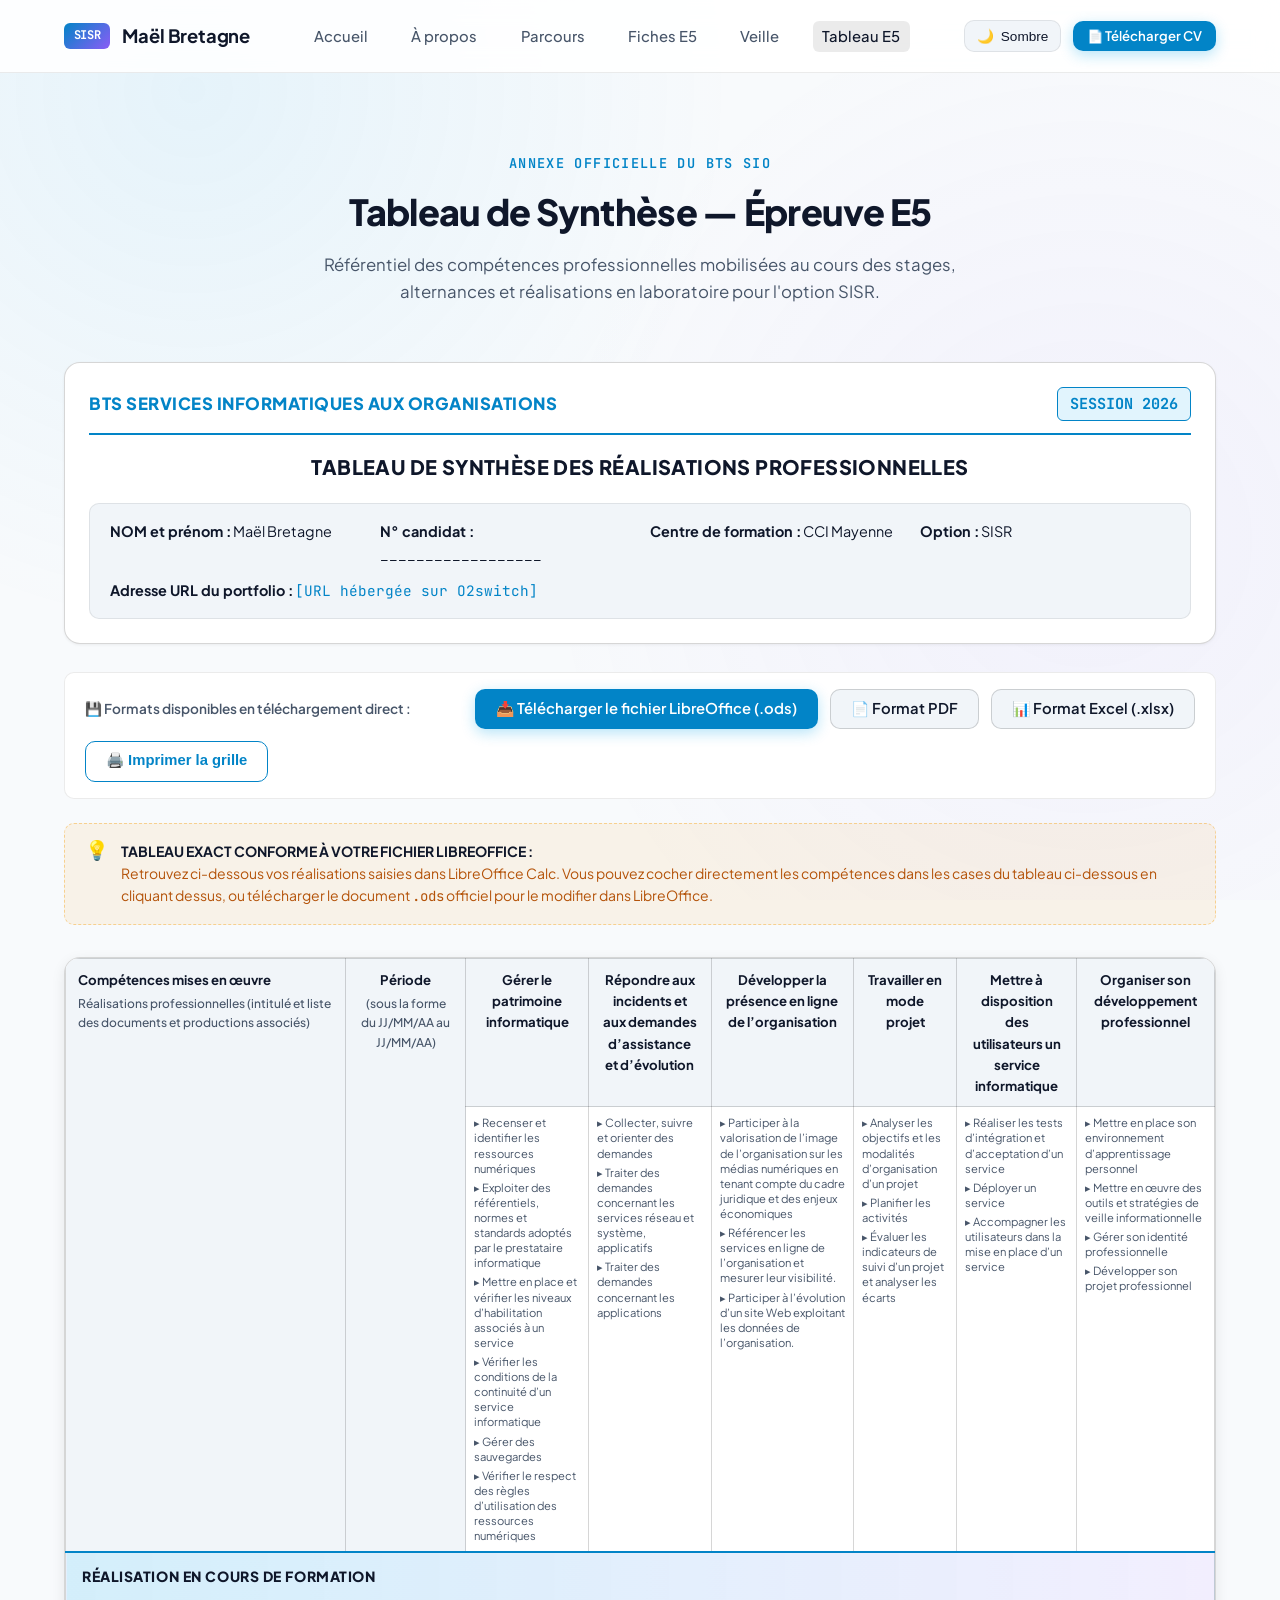
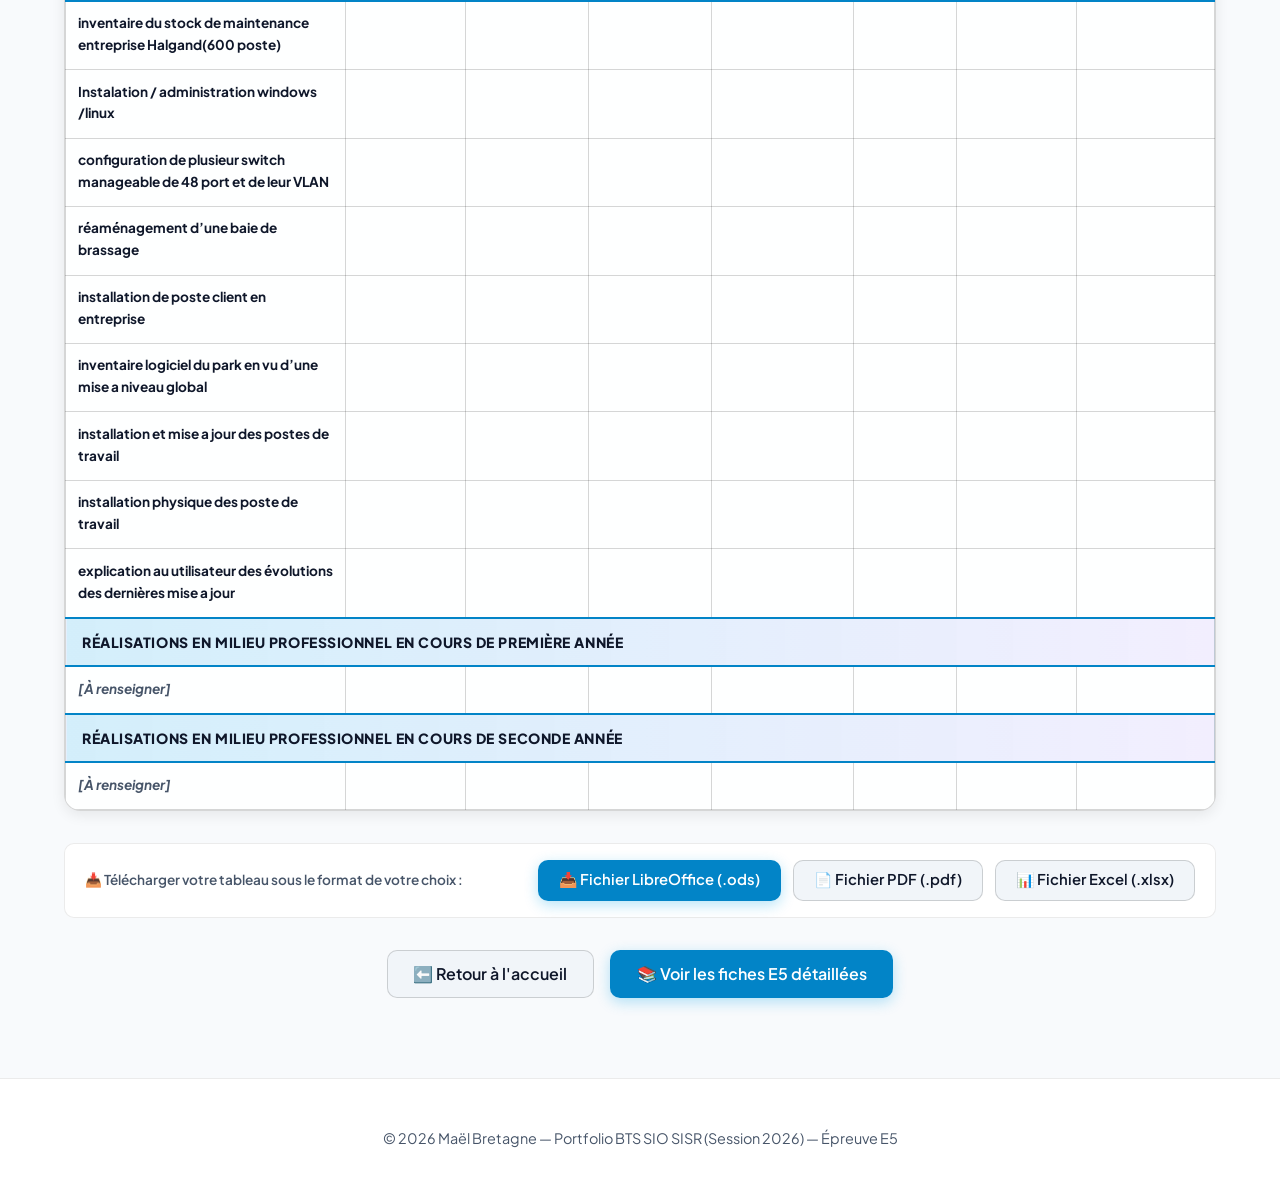
<file: tableau-synthese.html>
<!DOCTYPE html>
<html lang="fr" data-theme="dark">
<head>
  <meta charset="UTF-8">
  <meta name="viewport" content="width=device-width, initial-scale=1.0">
  <title>Tableau de Synthèse E5 — BTS SIO SISR — Maël Bretagne</title>
  <meta name="description" content="Tableau de synthèse officiel des situations professionnelles et compétences du référentiel pour l'épreuve E5 du BTS SIO SISR de Maël Bretagne.">
  
  <link rel="preconnect" href="https://fonts.googleapis.com">
  <link rel="preconnect" href="https://fonts.gstatic.com" crossorigin>
  <link href="https://fonts.googleapis.com/css2?family=JetBrains+Mono:wght@400;600;700&family=Plus+Jakarta+Sans:wght@400;500;600;700;800&display=swap" rel="stylesheet">
  
  <link rel="stylesheet" href="css/style.css">
  <style>
    .cell-center { text-align: center; font-size: 1.1rem; }
    .situation-header { font-size: 0.85rem; font-weight: 700; text-align: center; }
  </style>
</head>
<body>

  <!-- Navigation -->
  <header class="site-header">
    <div class="container nav-container">
      <a href="index.html" class="brand">
        <span class="brand-badge">SISR</span>
        <span>Maël Bretagne</span>
      </a>

      <nav>
        <ul class="nav-links" id="nav-links">
          <li><a href="index.html#accueil" class="nav-link">Accueil</a></li>
          <li><a href="index.html#a-propos" class="nav-link">À propos</a></li>
          <li><a href="index.html#parcours" class="nav-link">Parcours</a></li>
          <li><a href="fiches-e5.html" class="nav-link">Fiches E5</a></li>
          <li><a href="veille.html" class="nav-link">Veille</a></li>
          <li><a href="tableau-synthese.html" class="nav-link active">Tableau E5</a></li>
        </ul>
      </nav>

      <div class="nav-actions">
        <button id="theme-toggle" class="theme-toggle-btn" aria-label="Changer le thème">
          ☀️ <span>Clair</span>
        </button>
        <a href="assets/docs/cv.pdf" download class="btn btn-primary btn-sm">
          <span>📄 Télécharger CV</span>
        </a>
        <button id="burger-menu" class="burger-btn" aria-label="Menu de navigation">☰</button>
      </div>
    </div>
  </header>

  <main class="section">
    <div class="container">
      <!-- En-tête -->
      <div class="section-header">
        <span class="section-tag">ANNEXE OFFICIELLE DU BTS SIO</span>
        <h1 class="section-title">Tableau de Synthèse — Épreuve E5</h1>
        <p class="section-desc">
          Référentiel des compétences professionnelles mobilisées au cours des stages, alternances 
          et réalisations en laboratoire pour l'option SISR.
        </p>
      </div>

      <!-- Bannière Officielle Référentiel BTS SIO (Identique au document LibreOffice) -->
      <div class="official-sheet-banner">
        <div class="banner-top">
          <div class="banner-title">BTS SERVICES INFORMATIQUES AUX ORGANISATIONS</div>
          <div class="banner-session">SESSION 2026</div>
        </div>
        <div class="banner-main-title">
          Tableau de synthèse des réalisations professionnelles
        </div>
        <div class="banner-meta-grid">
          <div class="meta-item"><strong>NOM et prénom :</strong> Maël Bretagne</div>
          <div class="meta-item"><strong>N° candidat :</strong> __________________</div>
          <div class="meta-item"><strong>Centre de formation :</strong> CCI Mayenne</div>
          <div class="meta-item"><strong>Option :</strong> SISR</div>
          <div class="meta-item meta-url"><strong>Adresse URL du portfolio :</strong> <span style="font-family: var(--font-mono); color: var(--primary);">[URL hébergée sur O2switch]</span></div>
        </div>
      </div>

      <!-- Barre d'outils et téléchargements directs -->
      <div class="download-action-bar">
        <span class="bar-label">💾 Formats disponibles en téléchargement direct :</span>
        <!-- Téléchargement direct du fichier LibreOffice Calc officiel de l'utilisateur -->
        <a href="assets/docs/tableau-synthese-e5.ods" download="BTS_SIO_2026_Tableau_de_synthese_E5_Mael_Bretagne.ods" class="btn btn-primary">
          <span>📥 Télécharger le fichier LibreOffice (.ods)</span>
        </a>
        <a href="assets/docs/tableau-synthese-e5.pdf" download="BTS_SIO_2026_Tableau_de_synthese_E5_Mael_Bretagne.pdf" class="btn btn-secondary">
          <span>📄 Format PDF</span>
        </a>
        <a href="assets/docs/tableau-synthese-e5.xlsx" download="BTS_SIO_2026_Tableau_de_synthese_E5_Mael_Bretagne.xlsx" class="btn btn-secondary">
          <span>📊 Format Excel (.xlsx)</span>
        </a>
        <button onclick="window.print()" class="btn btn-outline">
          <span>🖨️ Imprimer la grille</span>
        </button>
      </div>

      <!-- Notice explicative -->
      <div class="callout-fill" style="margin-bottom: 2rem;">
        <span class="callout-icon">💡</span>
        <div class="callout-text">
          <strong>TABLEAU EXACT CONFORME À VOTRE FICHIER LIBREOFFICE :</strong><br>
          Retrouvez ci-dessous vos réalisations saisies dans LibreOffice Calc. Vous pouvez cocher directement les compétences dans les cases du tableau ci-dessous en cliquant dessus, ou télécharger le document <code>.ods</code> officiel pour le modifier dans LibreOffice.
        </div>
      </div>

      <!-- Tableau de Synthèse Officiel Conforme Référentiel BTS SIO & LibreOffice -->
      <div class="table-responsive">
        <table class="synthese-official-table" id="table-synthese-interactive">
          <thead>
            <tr class="header-main">
              <th rowspan="2" class="col-realisation">
                Compétences mises en œuvre<br>
                <span class="sub-th">Réalisations professionnelles (intitulé et liste des documents et productions associés)</span>
              </th>
              <th rowspan="2" class="col-periode">
                Période<br>
                <span class="sub-th">(sous la forme du JJ/MM/AA au JJ/MM/AA)</span>
              </th>
              <th class="col-comp">Gérer le patrimoine informatique</th>
              <th class="col-comp">Répondre aux incidents et aux demandes d’assistance et d’évolution</th>
              <th class="col-comp">Développer la présence en ligne de l’organisation</th>
              <th class="col-comp">Travailler en mode projet</th>
              <th class="col-comp">Mettre à disposition des utilisateurs un service informatique</th>
              <th class="col-comp">Organiser son développement professionnel</th>
            </tr>
            <tr class="header-sub">
              <th class="sub-criteria">
                <ul>
                  <li>▸ Recenser et identifier les ressources numériques</li>
                  <li>▸ Exploiter des référentiels, normes et standards adoptés par le prestataire informatique</li>
                  <li>▸ Mettre en place et vérifier les niveaux d’habilitation associés à un service</li>
                  <li>▸ Vérifier les conditions de la continuité d’un service informatique</li>
                  <li>▸ Gérer des sauvegardes</li>
                  <li>▸ Vérifier le respect des règles d’utilisation des ressources numériques</li>
                </ul>
              </th>
              <th class="sub-criteria">
                <ul>
                  <li>▸ Collecter, suivre et orienter des demandes</li>
                  <li>▸ Traiter des demandes concernant les services réseau et système, applicatifs</li>
                  <li>▸ Traiter des demandes concernant les applications</li>
                </ul>
              </th>
              <th class="sub-criteria">
                <ul>
                  <li>▸ Participer à la valorisation de l’image de l’organisation sur les médias numériques en tenant compte du cadre juridique et des enjeux économiques</li>
                  <li>▸ Référencer les services en ligne de l’organisation et mesurer leur visibilité.</li>
                  <li>▸ Participer à l’évolution d’un site Web exploitant les données de l’organisation.</li>
                </ul>
              </th>
              <th class="sub-criteria">
                <ul>
                  <li>▸ Analyser les objectifs et les modalités d’organisation d’un projet</li>
                  <li>▸ Planifier les activités</li>
                  <li>▸ Évaluer les indicateurs de suivi d’un projet et analyser les écarts</li>
                </ul>
              </th>
              <th class="sub-criteria">
                <ul>
                  <li>▸ Réaliser les tests d’intégration et d’acceptation d’un service</li>
                  <li>▸ Déployer un service</li>
                  <li>▸ Accompagner les utilisateurs dans la mise en place d’un service</li>
                </ul>
              </th>
              <th class="sub-criteria">
                <ul>
                  <li>▸ Mettre en place son environnement d’apprentissage personnel</li>
                  <li>▸ Mettre en œuvre des outils et stratégies de veille informationnelle</li>
                  <li>▸ Gérer son identité professionnelle</li>
                  <li>▸ Développer son projet professionnel</li>
                </ul>
              </th>
            </tr>
          </thead>
          <tbody>
            <!-- =================================================================
                 1. RÉALISATIONS EN COURS DE FORMATION (Items issus de LibreOffice)
                 ================================================================= -->
            <tr class="section-divider-row">
              <td colspan="8">Réalisation en cours de formation</td>
            </tr>

            <!-- Item 1 : inventaire du stock de maintenance entreprise Halgand(600 poste) -->
            <tr>
              <td class="cell-realisation">
                <div class="realisation-title">inventaire du stock de maintenance entreprise Halgand(600 poste)</div>
              </td>
              <td class="cell-periode"></td>
              <td class="cell-check" title="Cliquer pour cocher/décocher"></td>
              <td class="cell-check" title="Cliquer pour cocher/décocher"></td>
              <td class="cell-check" title="Cliquer pour cocher/décocher"></td>
              <td class="cell-check" title="Cliquer pour cocher/décocher"></td>
              <td class="cell-check" title="Cliquer pour cocher/décocher"></td>
              <td class="cell-check" title="Cliquer pour cocher/décocher"></td>
            </tr>

            <!-- Item 2 : Instalation / administration windows /linux -->
            <tr>
              <td class="cell-realisation">
                <div class="realisation-title">Instalation / administration windows /linux</div>
              </td>
              <td class="cell-periode"></td>
              <td class="cell-check" title="Cliquer pour cocher/décocher"></td>
              <td class="cell-check" title="Cliquer pour cocher/décocher"></td>
              <td class="cell-check" title="Cliquer pour cocher/décocher"></td>
              <td class="cell-check" title="Cliquer pour cocher/décocher"></td>
              <td class="cell-check" title="Cliquer pour cocher/décocher"></td>
              <td class="cell-check" title="Cliquer pour cocher/décocher"></td>
            </tr>

            <!-- Item 3 : configuration de plusieur switch manageable de 48 port et de leur VLAN -->
            <tr>
              <td class="cell-realisation">
                <div class="realisation-title">configuration de plusieur switch manageable de 48 port et de leur VLAN</div>
              </td>
              <td class="cell-periode"></td>
              <td class="cell-check" title="Cliquer pour cocher/décocher"></td>
              <td class="cell-check" title="Cliquer pour cocher/décocher"></td>
              <td class="cell-check" title="Cliquer pour cocher/décocher"></td>
              <td class="cell-check" title="Cliquer pour cocher/décocher"></td>
              <td class="cell-check" title="Cliquer pour cocher/décocher"></td>
              <td class="cell-check" title="Cliquer pour cocher/décocher"></td>
            </tr>

            <!-- Item 4 : réaménagement d’une baie de brassage -->
            <tr>
              <td class="cell-realisation">
                <div class="realisation-title">réaménagement d’une baie de brassage</div>
              </td>
              <td class="cell-periode"></td>
              <td class="cell-check" title="Cliquer pour cocher/décocher"></td>
              <td class="cell-check" title="Cliquer pour cocher/décocher"></td>
              <td class="cell-check" title="Cliquer pour cocher/décocher"></td>
              <td class="cell-check" title="Cliquer pour cocher/décocher"></td>
              <td class="cell-check" title="Cliquer pour cocher/décocher"></td>
              <td class="cell-check" title="Cliquer pour cocher/décocher"></td>
            </tr>

            <!-- Item 5 : installation de poste client en entreprise -->
            <tr>
              <td class="cell-realisation">
                <div class="realisation-title">installation de poste client en entreprise</div>
              </td>
              <td class="cell-periode"></td>
              <td class="cell-check" title="Cliquer pour cocher/décocher"></td>
              <td class="cell-check" title="Cliquer pour cocher/décocher"></td>
              <td class="cell-check" title="Cliquer pour cocher/décocher"></td>
              <td class="cell-check" title="Cliquer pour cocher/décocher"></td>
              <td class="cell-check" title="Cliquer pour cocher/décocher"></td>
              <td class="cell-check" title="Cliquer pour cocher/décocher"></td>
            </tr>

            <!-- Item 6 : inventaire logiciel du park en vu d’une mise a niveau global -->
            <tr>
              <td class="cell-realisation">
                <div class="realisation-title">inventaire logiciel du park en vu d’une mise a niveau global</div>
              </td>
              <td class="cell-periode"></td>
              <td class="cell-check" title="Cliquer pour cocher/décocher"></td>
              <td class="cell-check" title="Cliquer pour cocher/décocher"></td>
              <td class="cell-check" title="Cliquer pour cocher/décocher"></td>
              <td class="cell-check" title="Cliquer pour cocher/décocher"></td>
              <td class="cell-check" title="Cliquer pour cocher/décocher"></td>
              <td class="cell-check" title="Cliquer pour cocher/décocher"></td>
            </tr>

            <!-- Item 7 : installation et mise a jour des postes de travail -->
            <tr>
              <td class="cell-realisation">
                <div class="realisation-title">installation et mise a jour des postes de travail</div>
              </td>
              <td class="cell-periode"></td>
              <td class="cell-check" title="Cliquer pour cocher/décocher"></td>
              <td class="cell-check" title="Cliquer pour cocher/décocher"></td>
              <td class="cell-check" title="Cliquer pour cocher/décocher"></td>
              <td class="cell-check" title="Cliquer pour cocher/décocher"></td>
              <td class="cell-check" title="Cliquer pour cocher/décocher"></td>
              <td class="cell-check" title="Cliquer pour cocher/décocher"></td>
            </tr>

            <!-- Item 8 : installation physique des poste de travail -->
            <tr>
              <td class="cell-realisation">
                <div class="realisation-title">installation physique des poste de travail</div>
              </td>
              <td class="cell-periode"></td>
              <td class="cell-check" title="Cliquer pour cocher/décocher"></td>
              <td class="cell-check" title="Cliquer pour cocher/décocher"></td>
              <td class="cell-check" title="Cliquer pour cocher/décocher"></td>
              <td class="cell-check" title="Cliquer pour cocher/décocher"></td>
              <td class="cell-check" title="Cliquer pour cocher/décocher"></td>
              <td class="cell-check" title="Cliquer pour cocher/décocher"></td>
            </tr>

            <!-- Item 9 : explication au utilisateur des évolutions des dernières mise a jour -->
            <tr>
              <td class="cell-realisation">
                <div class="realisation-title">explication au utilisateur des évolutions des dernières mise a jour</div>
              </td>
              <td class="cell-periode"></td>
              <td class="cell-check" title="Cliquer pour cocher/décocher"></td>
              <td class="cell-check" title="Cliquer pour cocher/décocher"></td>
              <td class="cell-check" title="Cliquer pour cocher/décocher"></td>
              <td class="cell-check" title="Cliquer pour cocher/décocher"></td>
              <td class="cell-check" title="Cliquer pour cocher/décocher"></td>
              <td class="cell-check" title="Cliquer pour cocher/décocher"></td>
            </tr>

            <!-- =================================================================
                 2. RÉALISATIONS EN MILIEU PROFESSIONNEL EN COURS DE PREMIÈRE ANNÉE
                 ================================================================= -->
            <tr class="section-divider-row">
              <td colspan="8">Réalisations en milieu professionnel en cours de première année</td>
            </tr>

            <!-- Ligne 2.1 vide prête à remplir -->
            <tr>
              <td class="cell-realisation">
                <div class="realisation-title" style="color: var(--text-muted); font-style: italic;">[À renseigner]</div>
              </td>
              <td class="cell-periode"></td>
              <td class="cell-check" title="Cliquer pour cocher/décocher"></td>
              <td class="cell-check" title="Cliquer pour cocher/décocher"></td>
              <td class="cell-check" title="Cliquer pour cocher/décocher"></td>
              <td class="cell-check" title="Cliquer pour cocher/décocher"></td>
              <td class="cell-check" title="Cliquer pour cocher/décocher"></td>
              <td class="cell-check" title="Cliquer pour cocher/décocher"></td>
            </tr>

            <!-- =================================================================
                 3. RÉALISATIONS EN MILIEU PROFESSIONNEL EN COURS DE SECONDE ANNÉE
                 ================================================================= -->
            <tr class="section-divider-row">
              <td colspan="8">Réalisations en milieu professionnel en cours de seconde année</td>
            </tr>

            <!-- Ligne 3.1 vide prête à remplir -->
            <tr>
              <td class="cell-realisation">
                <div class="realisation-title" style="color: var(--text-muted); font-style: italic;">[À renseigner]</div>
              </td>
              <td class="cell-periode"></td>
              <td class="cell-check" title="Cliquer pour cocher/décocher"></td>
              <td class="cell-check" title="Cliquer pour cocher/décocher"></td>
              <td class="cell-check" title="Cliquer pour cocher/décocher"></td>
              <td class="cell-check" title="Cliquer pour cocher/décocher"></td>
              <td class="cell-check" title="Cliquer pour cocher/décocher"></td>
              <td class="cell-check" title="Cliquer pour cocher/décocher"></td>
            </tr>
          </tbody>
        </table>
      </div>

      <!-- Barre de téléchargement inférieure -->
      <div class="download-action-bar" style="margin-top: 2rem;">
        <span class="bar-label">📥 Télécharger votre tableau sous le format de votre choix :</span>
        <a href="assets/docs/tableau-synthese-e5.ods" download="BTS_SIO_2026_Tableau_de_synthese_E5_Mael_Bretagne.ods" class="btn btn-primary">
          <span>📥 Fichier LibreOffice (.ods)</span>
        </a>
        <a href="assets/docs/tableau-synthese-e5.pdf" download="BTS_SIO_2026_Tableau_de_synthese_E5_Mael_Bretagne.pdf" class="btn btn-secondary">
          <span>📄 Fichier PDF (.pdf)</span>
        </a>
        <a href="assets/docs/tableau-synthese-e5.xlsx" download="BTS_SIO_2026_Tableau_de_synthese_E5_Mael_Bretagne.xlsx" class="btn btn-secondary">
          <span>📊 Fichier Excel (.xlsx)</span>
        </a>
      </div>

      <!-- Boutons navigation -->
      <div style="display: flex; justify-content: center; gap: 1rem; margin-top: 2rem;">
        <a href="index.html#tableau-synthese" class="btn btn-secondary btn-lg">
          <span>⬅️ Retour à l'accueil</span>
        </a>
        <a href="fiches-e5.html" class="btn btn-primary btn-lg">
          <span>📚 Voir les fiches E5 détaillées</span>
        </a>
      </div>
    </div>
  </main>

  <footer class="site-footer">
    <div class="container" style="text-align: center;">
      <p>&copy; 2026 Maël Bretagne — Portfolio BTS SIO SISR (Session 2026) — Épreuve E5</p>
    </div>
  </footer>

  <script src="js/main.js"></script>
</body>
</html>
</file>
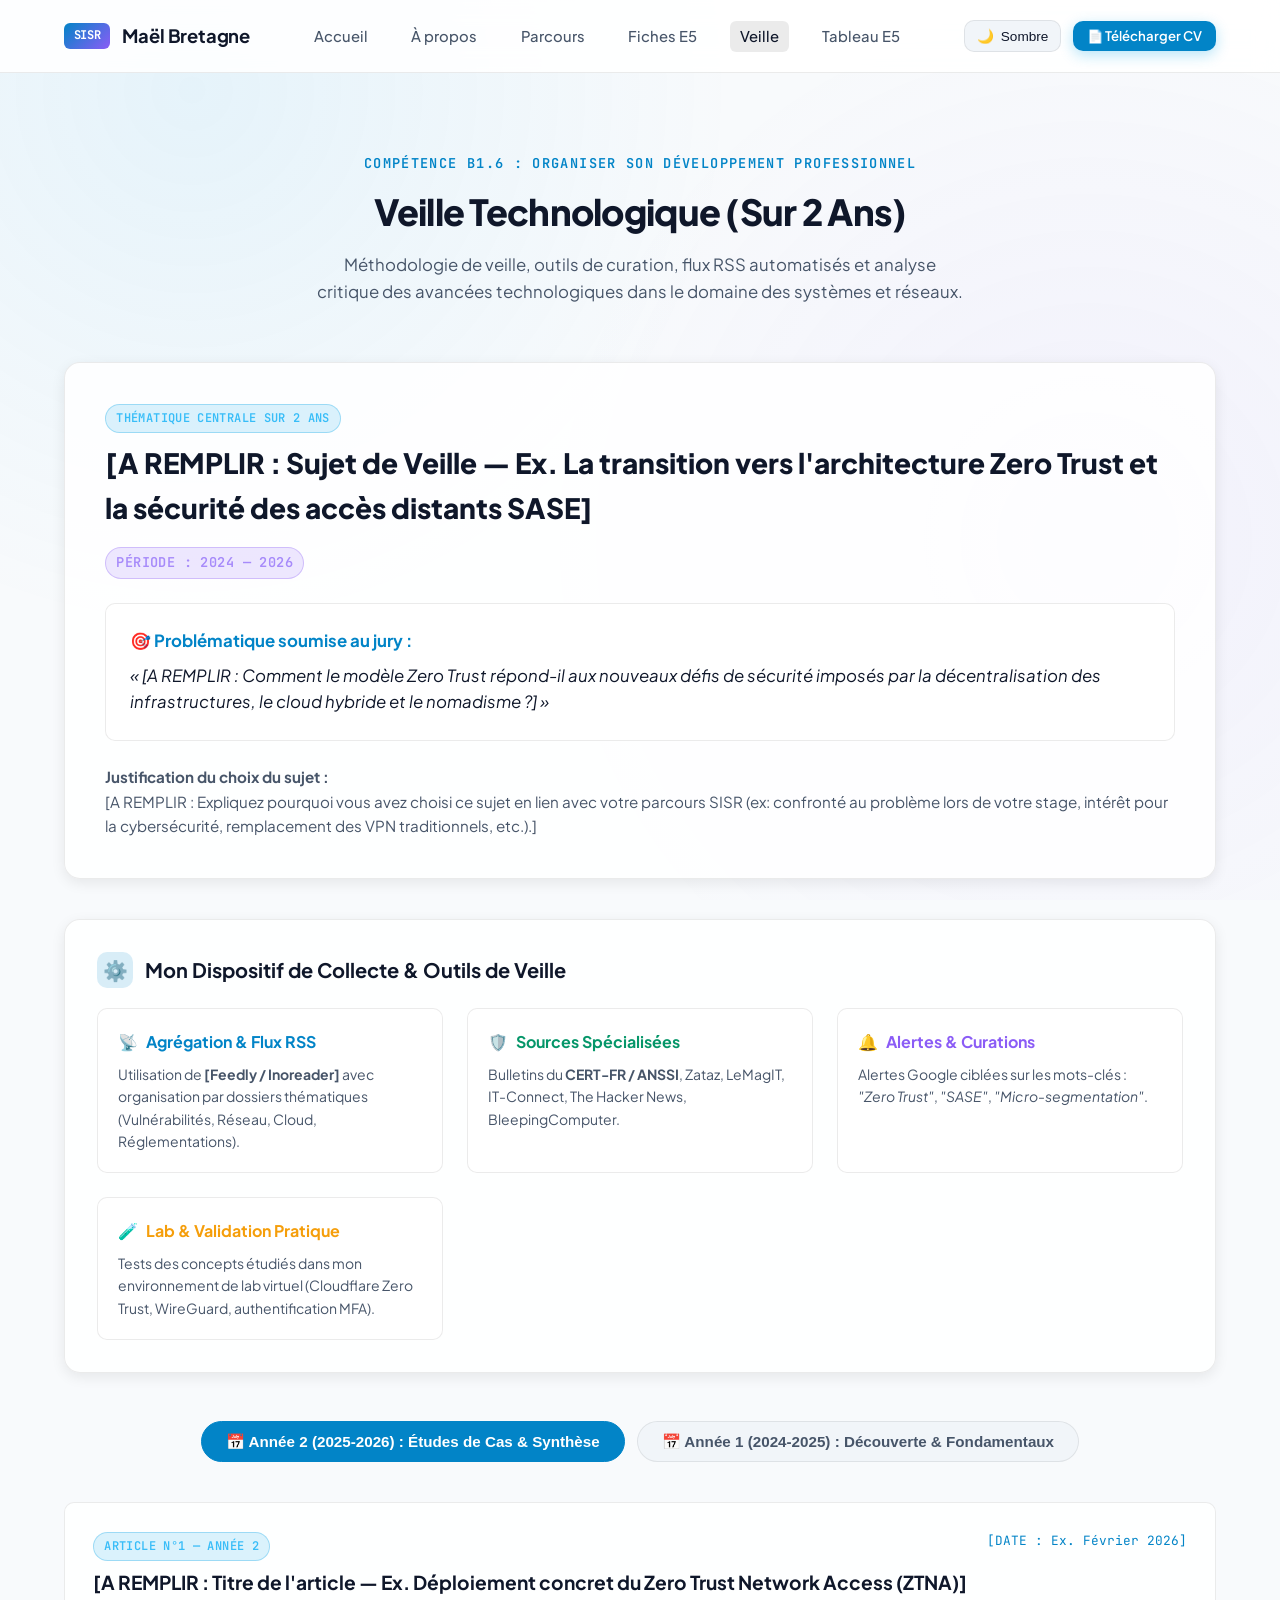
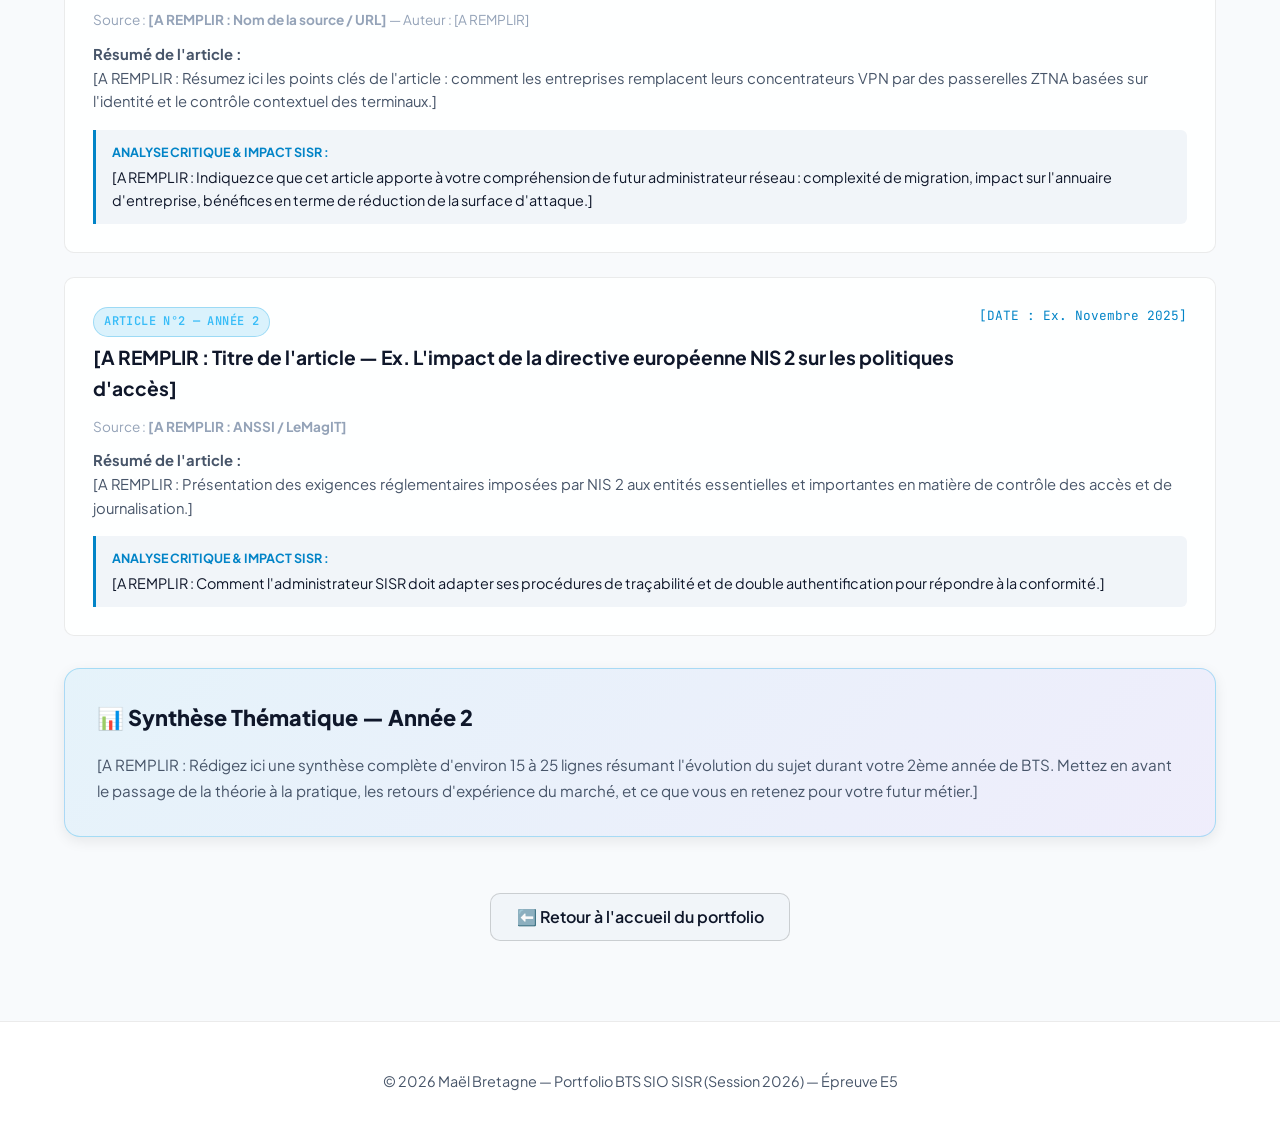
<file: veille.html>
<!DOCTYPE html>
<html lang="fr" data-theme="dark">
<head>
  <meta charset="UTF-8">
  <meta name="viewport" content="width=device-width, initial-scale=1.0">
  <title>Veille Technologique sur 2 Ans — BTS SIO SISR — Maël Bretagne</title>
  <meta name="description" content="Espace dédié à la veille technologique sur 2 ans pour l'épreuve E5 du BTS SIO option SISR de Maël Bretagne. Suivi méthodique, flux RSS, revues d'articles et synthèses thématiques.">
  
  <link rel="preconnect" href="https://fonts.googleapis.com">
  <link rel="preconnect" href="https://fonts.gstatic.com" crossorigin>
  <link href="https://fonts.googleapis.com/css2?family=JetBrains+Mono:wght@400;600;700&family=Plus+Jakarta+Sans:wght@400;500;600;700;800&display=swap" rel="stylesheet">
  
  <link rel="stylesheet" href="css/style.css">
</head>
<body>

  <!-- Navigation -->
  <header class="site-header">
    <div class="container nav-container">
      <a href="index.html" class="brand">
        <span class="brand-badge">SISR</span>
        <span>Maël Bretagne</span>
      </a>

      <nav>
        <ul class="nav-links" id="nav-links">
          <li><a href="index.html#accueil" class="nav-link">Accueil</a></li>
          <li><a href="index.html#a-propos" class="nav-link">À propos</a></li>
          <li><a href="index.html#parcours" class="nav-link">Parcours</a></li>
          <li><a href="fiches-e5.html" class="nav-link">Fiches E5</a></li>
          <li><a href="veille.html" class="nav-link active">Veille</a></li>
          <li><a href="tableau-synthese.html" class="nav-link">Tableau E5</a></li>
        </ul>
      </nav>

      <div class="nav-actions">
        <button id="theme-toggle" class="theme-toggle-btn" aria-label="Changer le thème">
          ☀️ <span>Clair</span>
        </button>
        <a href="assets/docs/cv.pdf" download class="btn btn-primary btn-sm">
          <span>📄 Télécharger CV</span>
        </a>
        <button id="burger-menu" class="burger-btn" aria-label="Menu de navigation">☰</button>
      </div>
    </div>
  </header>

  <main class="section">
    <div class="container">
      <!-- En-tête -->
      <div class="section-header">
        <span class="section-tag">COMPÉTENCE B1.6 : ORGANISER SON DÉVELOPPEMENT PROFESSIONNEL</span>
        <h1 class="section-title">Veille Technologique (Sur 2 Ans)</h1>
        <p class="section-desc">
          Méthodologie de veille, outils de curation, flux RSS automatisés et analyse critique des avancées technologiques 
          dans le domaine des systèmes et réseaux.
        </p>
      </div>

      <!-- Présentation du Sujet et Problématique -->
      <div class="card" style="margin-bottom: 2.5rem; padding: 2.5rem;">
        <div style="display: flex; justify-content: space-between; align-items: flex-start; flex-wrap: wrap; gap: 1rem; margin-bottom: 1.5rem;">
          <div>
            <span class="badge badge-cyan">THÉMATIQUE CENTRALE SUR 2 ANS</span>
            <!-- [A REMPLIR] : Intitulé de votre sujet de veille -->
            <h2 style="font-size: 1.75rem; font-weight: 800; margin-top: 0.5rem;">
              [A REMPLIR : Sujet de Veille — Ex. La transition vers l'architecture Zero Trust et la sécurité des accès distants SASE]
            </h2>
          </div>
          <span class="badge badge-purple" style="font-size: 0.85rem;">Période : 2024 — 2026</span>
        </div>

        <div style="background: var(--bg-surface); padding: 1.5rem; border-radius: var(--radius-md); border: 1px solid var(--border-subtle); margin-bottom: 1.5rem;">
          <strong style="color: var(--primary); font-size: 1.05rem; display: block; margin-bottom: 0.5rem;">
            🎯 Problématique soumise au jury :
          </strong>
          <p style="color: var(--text-main); font-size: 1.05rem; font-style: italic;">
            <!-- [A REMPLIR] : Votre problématique exacte -->
            « [A REMPLIR : Comment le modèle Zero Trust répond-il aux nouveaux défis de sécurité imposés par la décentralisation des infrastructures, le cloud hybride et le nomadisme ?] »
          </p>
        </div>

        <p style="color: var(--text-muted); font-size: 0.95rem; line-height: 1.6;">
          <!-- [A REMPLIR] : Justification du choix du sujet -->
          <strong>Justification du choix du sujet :</strong><br>
          [A REMPLIR : Expliquez pourquoi vous avez choisi ce sujet en lien avec votre parcours SISR (ex: confronté au problème lors de votre stage, intérêt pour la cybersécurité, remplacement des VPN traditionnels, etc.).]
        </p>
      </div>

      <!-- Dispositif et Outils de Veille (Méthodologie) -->
      <div class="card" style="margin-bottom: 3rem;">
        <h3 class="card-title">
          <span class="card-title-icon">⚙️</span>
          Mon Dispositif de Collecte & Outils de Veille
        </h3>

        <div style="display: grid; grid-template-columns: repeat(auto-fit, minmax(260px, 1fr)); gap: 1.5rem;">
          <!-- Outil 1 : Agrégateur RSS -->
          <div style="background: var(--bg-surface); padding: 1.25rem; border-radius: var(--radius-md); border: 1px solid var(--border-subtle);">
            <strong style="color: var(--primary); display: flex; align-items: center; gap: 0.5rem;">
              <span>📡</span> Agrégation & Flux RSS
            </strong>
            <p style="color: var(--text-muted); font-size: 0.875rem; margin-top: 0.5rem;">
              <!-- [A REMPLIR] -->
              Utilisation de <strong>[Feedly / Inoreader]</strong> avec organisation par dossiers thématiques (Vulnérabilités, Réseau, Cloud, Réglementations).
            </p>
          </div>

          <!-- Outil 2 : Sources institutionnelles & spécialisées -->
          <div style="background: var(--bg-surface); padding: 1.25rem; border-radius: var(--radius-md); border: 1px solid var(--border-subtle);">
            <strong style="color: var(--secondary); display: flex; align-items: center; gap: 0.5rem;">
              <span>🛡️</span> Sources Spécialisées
            </strong>
            <p style="color: var(--text-muted); font-size: 0.875rem; margin-top: 0.5rem;">
              <!-- [A REMPLIR] -->
              Bulletins du <strong>CERT-FR / ANSSI</strong>, Zataz, LeMagIT, IT-Connect, The Hacker News, BleepingComputer.
            </p>
          </div>

          <!-- Outil 3 : Alertes & Newsletters -->
          <div style="background: var(--bg-surface); padding: 1.25rem; border-radius: var(--radius-md); border: 1px solid var(--border-subtle);">
            <strong style="color: var(--accent-purple); display: flex; align-items: center; gap: 0.5rem;">
              <span>🔔</span> Alertes & Curations
            </strong>
            <p style="color: var(--text-muted); font-size: 0.875rem; margin-top: 0.5rem;">
              <!-- [A REMPLIR] -->
              Alertes Google ciblées sur les mots-clés : <em>"Zero Trust"</em>, <em>"SASE"</em>, <em>"Micro-segmentation"</em>.
            </p>
          </div>

          <!-- Outil 4 : Pratique & Expérimentation -->
          <div style="background: var(--bg-surface); padding: 1.25rem; border-radius: var(--radius-md); border: 1px solid var(--border-subtle);">
            <strong style="color: var(--accent-amber); display: flex; align-items: center; gap: 0.5rem;">
              <span>🧪</span> Lab & Validation Pratique
            </strong>
            <p style="color: var(--text-muted); font-size: 0.875rem; margin-top: 0.5rem;">
              <!-- [A REMPLIR] -->
              Tests des concepts étudiés dans mon environnement de lab virtuel (Cloudflare Zero Trust, WireGuard, authentification MFA).
            </p>
          </div>
        </div>
      </div>

      <!-- Articles Annotés & Synthèses sur 2 ans -->
      <div data-tabs>
        <div class="tabs-nav">
          <button class="tab-btn active" data-target="#annee-2">📅 Année 2 (2025-2026) : Études de Cas & Synthèse</button>
          <button class="tab-btn" data-target="#annee-1">📅 Année 1 (2024-2025) : Découverte & Fondamentaux</button>
        </div>

        <!-- ======================= ANNÉE 2 ======================= -->
        <div id="annee-2" class="tab-panel">
          <!-- Article 1 Année 2 -->
          <article class="article-card">
            <div class="article-header">
              <div>
                <span class="badge badge-cyan" style="margin-bottom: 0.35rem;">Article n°1 — Année 2</span>
                <h3 class="article-title">[A REMPLIR : Titre de l'article — Ex. Déploiement concret du Zero Trust Network Access (ZTNA)]</h3>
              </div>
              <span class="article-date">[DATE : Ex. Février 2026]</span>
            </div>
            <p style="color: var(--text-dim); font-size: 0.85rem; margin-bottom: 0.75rem;">
              Source : <strong>[A REMPLIR : Nom de la source / URL]</strong> — Auteur : [A REMPLIR]
            </p>
            <p style="color: var(--text-muted); font-size: 0.925rem; line-height: 1.6;">
              <!-- [A REMPLIR] : Résumé -->
              <strong>Résumé de l'article :</strong><br>
              [A REMPLIR : Résumez ici les points clés de l'article : comment les entreprises remplacent leurs concentrateurs VPN par des passerelles ZTNA basées sur l'identité et le contrôle contextuel des terminaux.]
            </p>
            <div class="article-annotation">
              <strong>Analyse critique & Impact SISR :</strong>
              <!-- [A REMPLIR] : Votre apport réflexif -->
              [A REMPLIR : Indiquez ce que cet article apporte à votre compréhension de futur administrateur réseau : complexité de migration, impact sur l'annuaire d'entreprise, bénéfices en terme de réduction de la surface d'attaque.]
            </div>
          </article>

          <!-- Article 2 Année 2 -->
          <article class="article-card">
            <div class="article-header">
              <div>
                <span class="badge badge-cyan" style="margin-bottom: 0.35rem;">Article n°2 — Année 2</span>
                <h3 class="article-title">[A REMPLIR : Titre de l'article — Ex. L'impact de la directive européenne NIS 2 sur les politiques d'accès]</h3>
              </div>
              <span class="article-date">[DATE : Ex. Novembre 2025]</span>
            </div>
            <p style="color: var(--text-dim); font-size: 0.85rem; margin-bottom: 0.75rem;">
              Source : <strong>[A REMPLIR : ANSSI / LeMagIT]</strong>
            </p>
            <p style="color: var(--text-muted); font-size: 0.925rem; line-height: 1.6;">
              <strong>Résumé de l'article :</strong><br>
              [A REMPLIR : Présentation des exigences réglementaires imposées par NIS 2 aux entités essentielles et importantes en matière de contrôle des accès et de journalisation.]
            </p>
            <div class="article-annotation">
              <strong>Analyse critique & Impact SISR :</strong>
              [A REMPLIR : Comment l'administrateur SISR doit adapter ses procédures de traçabilité et de double authentification pour répondre à la conformité.]
            </div>
          </article>

          <!-- Synthèse Thématique Globale Année 2 -->
          <div class="card" style="background: linear-gradient(135deg, rgba(14, 165, 233, 0.08), rgba(139, 92, 246, 0.08)); border-color: rgba(14, 165, 233, 0.3); margin-top: 2rem;">
            <h3 style="font-size: 1.35rem; font-weight: 800; color: var(--text-main); margin-bottom: 1rem;">
              📊 Synthèse Thématique — Année 2
            </h3>
            <p style="color: var(--text-muted); font-size: 0.95rem; line-height: 1.7;">
              <!-- [A REMPLIR] : Synthèse rédigée pour le jury -->
              [A REMPLIR : Rédigez ici une synthèse complète d'environ 15 à 25 lignes résumant l'évolution du sujet durant votre 2ème année de BTS. Mettez en avant le passage de la théorie à la pratique, les retours d'expérience du marché, et ce que vous en retenez pour votre futur métier.]
            </p>
          </div>
        </div>

        <!-- ======================= ANNÉE 1 ======================= -->
        <div id="annee-1" class="tab-panel" style="display: none;">
          <!-- Article 1 Année 1 -->
          <article class="article-card">
            <div class="article-header">
              <div>
                <span class="badge badge-emerald" style="margin-bottom: 0.35rem;">Article n°1 — Année 1</span>
                <h3 class="article-title">[A REMPLIR : Titre de l'article — Ex. Définition et principes fondamentaux de l'architecture Zero Trust]</h3>
              </div>
              <span class="article-date">[DATE : Ex. Novembre 2024]</span>
            </div>
            <p style="color: var(--text-dim); font-size: 0.85rem; margin-bottom: 0.75rem;">
              Source : <strong>[A REMPLIR : NIST SP 800-207 / Guide ANSSI]</strong>
            </p>
            <p style="color: var(--text-muted); font-size: 0.925rem; line-height: 1.6;">
              <strong>Résumé de l'article :</strong><br>
              [A REMPLIR : Rappel du principe « Never Trust, Always Verify » et rupture avec le modèle périmétrique traditionnel de type château fort.]
            </p>
            <div class="article-annotation">
              <strong>Analyse critique & Impact SISR :</strong>
              [A REMPLIR : Vos premières réflexions d'étudiant de 1ère année lors de la découverte de ce modèle.]
            </div>
          </article>

          <!-- Article 2 Année 1 -->
          <article class="article-card">
            <div class="article-header">
              <div>
                <span class="badge badge-emerald" style="margin-bottom: 0.35rem;">Article n°2 — Année 1</span>
                <h3 class="article-title">[A REMPLIR : Titre de l'article — Ex. Les limites des VPN IPsec face aux attaques par rebond]</h3>
              </div>
              <span class="article-date">[DATE : Ex. Mars 2025]</span>
            </div>
            <p style="color: var(--text-dim); font-size: 0.85rem; margin-bottom: 0.75rem;">
              Source : <strong>[A REMPLIR : Zataz / BleepingComputer]</strong>
            </p>
            <p style="color: var(--text-muted); font-size: 0.925rem; line-height: 1.6;">
              <strong>Résumé de l'article :</strong><br>
              [A REMPLIR : Explication de la façon dont un attaquant ayant compromis un compte VPN peut se déplacer latéralement sur tout le réseau local de l'entreprise.]
            </p>
            <div class="article-annotation">
              <strong>Analyse critique & Impact SISR :</strong>
              [A REMPLIR : Compréhension de la nécessité de la micro-segmentation réseau.]
            </div>
          </article>

          <!-- Synthèse Année 1 -->
          <div class="card" style="background: linear-gradient(135deg, rgba(16, 185, 129, 0.08), rgba(14, 165, 233, 0.08)); border-color: rgba(16, 185, 129, 0.3); margin-top: 2rem;">
            <h3 style="font-size: 1.35rem; font-weight: 800; color: var(--text-main); margin-bottom: 1rem;">
              📊 Synthèse Thématique — Année 1
            </h3>
            <p style="color: var(--text-muted); font-size: 0.95rem; line-height: 1.7;">
              [A REMPLIR : Bilan synthétique de la première année de veille : assimilation des définitions normatives (NIST), identification des vulnérabilités des architectures historiques et mise en place des flux de curation.]
            </p>
          </div>
        </div>
      </div>

      <!-- Bouton de retour -->
      <div style="text-align: center; margin-top: 3.5rem;">
        <a href="index.html#veille" class="btn btn-secondary btn-lg">
          <span>⬅️ Retour à l'accueil du portfolio</span>
        </a>
      </div>
    </div>
  </main>

  <footer class="site-footer">
    <div class="container" style="text-align: center;">
      <p>&copy; 2026 Maël Bretagne — Portfolio BTS SIO SISR (Session 2026) — Épreuve E5</p>
    </div>
  </footer>

  <script src="js/main.js"></script>
</body>
</html>
</file>
<file: css/style.css>
/* ==========================================================================
   PORTFOLIO BTS SIO SISR - ÉPREUVE E5
   Design System & Feuille de style principale
   Compatible O2switch / Apache / Tous navigateurs modernes
   ========================================================================== */

/* --- Variables CSS & Thèmes --- */
:root {
  --font-sans: 'Plus Jakarta Sans', -apple-system, BlinkMacSystemFont, 'Segoe UI', Roboto, Helvetica, Arial, sans-serif;
  --font-mono: 'JetBrains Mono', 'Fira Code', Menlo, Monaco, Consolas, 'Courier New', monospace;

  /* Palette Sombre (Par défaut - Tech / Sysadmin) */
  --bg-body: #090d16;
  --bg-surface: #0f172a;
  --bg-surface-elevated: #162032;
  --bg-surface-hover: #1e293b;
  --bg-card: rgba(17, 24, 39, 0.75);
  
  --border-subtle: rgba(255, 255, 255, 0.08);
  --border-medium: rgba(255, 255, 255, 0.16);
  --border-focus: #38bdf8;

  --text-main: #f8fafc;
  --text-muted: #94a3b8;
  --text-dim: #64748b;

  --primary: #0ea5e9;
  --primary-hover: #0284c7;
  --primary-glow: rgba(14, 165, 233, 0.25);

  --secondary: #10b981;
  --secondary-glow: rgba(16, 185, 129, 0.2);

  --accent-purple: #8b5cf6;
  --accent-amber: #f59e0b;
  --accent-rose: #f43f5e;

  --code-bg: #030712;
  --code-border: #1f2937;

  --radius-sm: 6px;
  --radius-md: 10px;
  --radius-lg: 16px;
  --radius-xl: 24px;
  --radius-full: 9999px;

  --shadow-sm: 0 1px 2px 0 rgba(0, 0, 0, 0.3);
  --shadow-md: 0 4px 12px -2px rgba(0, 0, 0, 0.4);
  --shadow-lg: 0 12px 24px -4px rgba(0, 0, 0, 0.5);
  --shadow-glow: 0 0 25px rgba(14, 165, 233, 0.18);

  --container-max: 1200px;
  --transition-fast: 0.18s ease;
  --transition-normal: 0.28s cubic-bezier(0.16, 1, 0.3, 1);
}

/* Palette Claire (Activée par bouton ou préférence) */
[data-theme="light"] {
  --bg-body: #f8fafc;
  --bg-surface: #ffffff;
  --bg-surface-elevated: #f1f5f9;
  --bg-surface-hover: #e2e8f0;
  --bg-card: rgba(255, 255, 255, 0.85);

  --border-subtle: rgba(0, 0, 0, 0.08);
  --border-medium: rgba(0, 0, 0, 0.16);
  --border-focus: #0284c7;

  --text-main: #0f172a;
  --text-muted: #475569;
  --text-dim: #94a3b8;

  --primary: #0284c7;
  --primary-hover: #0369a1;
  --primary-glow: rgba(2, 132, 199, 0.15);

  --secondary: #059669;
  --secondary-glow: rgba(5, 150, 105, 0.15);

  --code-bg: #f1f5f9;
  --code-border: #cbd5e1;

  --shadow-sm: 0 1px 3px rgba(0, 0, 0, 0.06);
  --shadow-md: 0 4px 14px rgba(0, 0, 0, 0.08);
  --shadow-lg: 0 10px 25px rgba(0, 0, 0, 0.1);
  --shadow-glow: 0 0 20px rgba(2, 132, 199, 0.12);
}

/* --- Reset & Base --- */
*, *::before, *::after {
  box-sizing: border-box;
  margin: 0;
  padding: 0;
}

html {
  scroll-behavior: smooth;
  font-size: 16px;
  -webkit-text-size-adjust: 100%;
  overflow-x: hidden;
}

body {
  font-family: var(--font-sans);
  background-color: var(--bg-body);
  color: var(--text-main);
  overflow-x: hidden;
  line-height: 1.6;
  min-height: 100vh;
  display: flex;
  flex-direction: column;
  position: relative;
  transition: background-color var(--transition-normal), color var(--transition-normal);
}

body::before {
  content: '';
  position: fixed;
  inset: 0;
  pointer-events: none;
  z-index: -1;
  background-image: 
    radial-gradient(circle at 15% 10%, rgba(14, 165, 233, 0.08) 0%, transparent 40%),
    radial-gradient(circle at 85% 60%, rgba(139, 92, 246, 0.06) 0%, transparent 45%);
  transform: translateZ(0);
}

section[id], article[id], div[id] {
  scroll-margin-top: 5.5rem;
}

img, svg {
  display: block;
  max-width: 100%;
  height: auto;
}

a {
  color: var(--primary);
  text-decoration: none;
  transition: color var(--transition-fast);
}

a:hover {
  color: var(--primary-hover);
}

ul, ol {
  list-style-position: inside;
}

code, pre, kbd {
  font-family: var(--font-mono);
}

/* --- Grille et Conteneur --- */
.container {
  width: 100%;
  max-width: var(--container-max);
  margin-left: auto;
  margin-right: auto;
  padding-left: 1.5rem;
  padding-right: 1.5rem;
}

.container-narrow {
  max-width: 900px;
}

/* --- Header & Navigation --- */
.site-header {
  position: sticky;
  top: 0;
  z-index: 100;
  background: rgba(9, 13, 22, 0.85);
  backdrop-filter: blur(12px);
  -webkit-backdrop-filter: blur(12px);
  border-bottom: 1px solid var(--border-subtle);
  transition: background-color var(--transition-normal);
}

[data-theme="light"] .site-header {
  background: rgba(255, 255, 255, 0.88);
}

.nav-container {
  display: flex;
  align-items: center;
  justify-content: space-between;
  height: 4.5rem;
}

.brand {
  display: flex;
  align-items: center;
  gap: 0.75rem;
  font-weight: 700;
  font-size: 1.15rem;
  color: var(--text-main);
  letter-spacing: -0.01em;
}

.brand-badge {
  display: inline-flex;
  align-items: center;
  background: linear-gradient(135deg, var(--primary), var(--accent-purple));
  color: #ffffff;
  padding: 0.2rem 0.6rem;
  border-radius: var(--radius-sm);
  font-size: 0.75rem;
  font-family: var(--font-mono);
  font-weight: 700;
  text-transform: uppercase;
}

.nav-links {
  display: flex;
  align-items: center;
  gap: 1.5rem;
  list-style: none;
}

.nav-link {
  color: var(--text-muted);
  font-size: 0.925rem;
  font-weight: 500;
  padding: 0.4rem 0.6rem;
  border-radius: var(--radius-sm);
  transition: all var(--transition-fast);
}

.nav-link:hover, .nav-link.active {
  color: var(--text-main);
  background: var(--border-subtle);
}

.nav-actions {
  display: flex;
  align-items: center;
  gap: 0.75rem;
}

/* Bouton bascule de thème */
.theme-toggle-btn {
  background: var(--bg-surface-elevated);
  border: 1px solid var(--border-subtle);
  color: var(--text-main);
  padding: 0.45rem 0.75rem;
  border-radius: var(--radius-md);
  cursor: pointer;
  display: flex;
  align-items: center;
  gap: 0.4rem;
  font-size: 0.85rem;
  font-weight: 500;
  transition: all var(--transition-fast);
}

.theme-toggle-btn:hover {
  background: var(--bg-surface-hover);
  border-color: var(--border-medium);
}

/* Burger Mobile */
.burger-btn {
  display: none;
  background: none;
  border: none;
  color: var(--text-main);
  font-size: 1.5rem;
  cursor: pointer;
  padding: 0.5rem;
}

/* --- Boutons & CTA --- */
.btn {
  display: inline-flex;
  align-items: center;
  justify-content: center;
  gap: 0.5rem;
  padding: 0.65rem 1.25rem;
  border-radius: var(--radius-md);
  font-size: 0.925rem;
  font-weight: 600;
  cursor: pointer;
  transition: all var(--transition-normal);
  border: 1px solid transparent;
  line-height: 1.2;
}

.btn-primary {
  background: linear-gradient(135deg, var(--primary), #0284c7);
  color: #ffffff;
  box-shadow: 0 4px 14px rgba(14, 165, 233, 0.3);
}

.btn-primary:hover {
  color: #ffffff;
  transform: translateY(-2px);
  box-shadow: 0 6px 20px rgba(14, 165, 233, 0.45);
}

.btn-secondary {
  background: var(--bg-surface-elevated);
  color: var(--text-main);
  border-color: var(--border-medium);
}

.btn-secondary:hover {
  background: var(--bg-surface-hover);
  border-color: var(--primary);
  color: var(--primary);
  transform: translateY(-2px);
}

.btn-outline {
  background: transparent;
  color: var(--primary);
  border-color: var(--primary);
}

.btn-outline:hover {
  background: var(--primary-glow);
  color: var(--text-main);
}

.btn-emerald {
  background: linear-gradient(135deg, var(--secondary), #059669);
  color: #ffffff;
  box-shadow: 0 4px 14px rgba(16, 185, 129, 0.3);
}

.btn-emerald:hover {
  color: #ffffff;
  transform: translateY(-2px);
  box-shadow: 0 6px 20px rgba(16, 185, 129, 0.45);
}

.btn-sm {
  padding: 0.4rem 0.8rem;
  font-size: 0.825rem;
}

.btn-lg {
  padding: 0.85rem 1.6rem;
  font-size: 1rem;
}

/* --- Badges & Tags --- */
.badge {
  display: inline-flex;
  align-items: center;
  gap: 0.35rem;
  padding: 0.25rem 0.65rem;
  border-radius: var(--radius-full);
  font-size: 0.75rem;
  font-weight: 600;
  font-family: var(--font-mono);
  text-transform: uppercase;
  letter-spacing: 0.03em;
}

.badge-cyan {
  background: rgba(14, 165, 233, 0.15);
  color: #38bdf8;
  border: 1px solid rgba(14, 165, 233, 0.3);
}

.badge-emerald {
  background: rgba(16, 185, 129, 0.15);
  color: #34d399;
  border: 1px solid rgba(16, 185, 129, 0.3);
}

.badge-purple {
  background: rgba(139, 92, 246, 0.15);
  color: #a78bfa;
  border: 1px solid rgba(139, 92, 246, 0.3);
}

.badge-amber {
  background: rgba(245, 158, 11, 0.15);
  color: #fbbf24;
  border: 1px solid rgba(245, 158, 11, 0.3);
}

/* --- Typographie & Sections --- */
.section {
  padding: 5rem 0;
  position: relative;
}

.section-alt {
  background-color: rgba(15, 23, 42, 0.4);
}

[data-theme="light"] .section-alt {
  background-color: rgba(241, 245, 249, 0.6);
}

.section-header {
  text-align: center;
  margin-bottom: 3.5rem;
}

.section-tag {
  color: var(--primary);
  font-family: var(--font-mono);
  font-size: 0.85rem;
  font-weight: 600;
  text-transform: uppercase;
  letter-spacing: 0.1em;
  margin-bottom: 0.5rem;
  display: block;
}

.section-title {
  font-size: 2.25rem;
  font-weight: 800;
  letter-spacing: -0.02em;
  margin-bottom: 0.75rem;
  color: var(--text-main);
}

.section-desc {
  max-width: 650px;
  margin-left: auto;
  margin-right: auto;
  color: var(--text-muted);
  font-size: 1.05rem;
}

/* --- Hero Section (Accueil) --- */
.hero {
  padding: 5.5rem 0 4.5rem;
  position: relative;
  overflow: hidden;
}

.hero-grid {
  display: grid;
  grid-template-columns: 1.25fr 0.75fr;
  align-items: center;
  gap: 3.5rem;
}

.hero-content .hero-badge {
  margin-bottom: 1.25rem;
}

.hero-title {
  font-size: 2.85rem;
  font-weight: 800;
  line-height: 1.15;
  letter-spacing: -0.025em;
  margin-bottom: 1.25rem;
}

.hero-title .gradient-text {
  background: linear-gradient(135deg, #38bdf8 0%, #818cf8 100%);
  -webkit-background-clip: text;
  -webkit-text-fill-color: transparent;
}

.hero-subtitle {
  font-size: 1.2rem;
  color: var(--text-muted);
  margin-bottom: 1.75rem;
  line-height: 1.6;
}

.hero-cta {
  display: flex;
  flex-wrap: wrap;
  gap: 1rem;
  margin-bottom: 2.5rem;
}

.hero-tags {
  display: flex;
  flex-wrap: wrap;
  align-items: center;
  gap: 0.5rem;
}

.hero-tags-label {
  font-size: 0.825rem;
  color: var(--text-dim);
  font-family: var(--font-mono);
  margin-right: 0.25rem;
}

/* Profil Card / Avatar */
.hero-visual {
  display: flex;
  justify-content: center;
}

.profile-card {
  width: 100%;
  max-width: 380px;
  background: var(--bg-card);
  border: 1px solid var(--border-medium);
  border-radius: var(--radius-xl);
  padding: 2rem;
  text-align: center;
  box-shadow: var(--shadow-lg), var(--shadow-glow);
  position: relative;
}

.avatar-wrapper {
  width: 150px;
  height: 150px;
  margin: 0 auto 1.5rem;
  border-radius: var(--radius-full);
  padding: 4px;
  background: linear-gradient(135deg, var(--primary), var(--accent-purple));
  position: relative;
}

.avatar-img {
  width: 100%;
  height: 100%;
  object-fit: cover;
  border-radius: var(--radius-full);
  background: var(--bg-surface);
}

.profile-status {
  position: absolute;
  bottom: 8px;
  right: 8px;
  width: 18px;
  height: 18px;
  background-color: var(--secondary);
  border: 3px solid var(--bg-surface);
  border-radius: 50%;
}

.profile-name {
  font-size: 1.35rem;
  font-weight: 700;
  margin-bottom: 0.25rem;
}

.profile-role {
  color: var(--primary);
  font-size: 0.9rem;
  font-family: var(--font-mono);
  margin-bottom: 1rem;
}

.profile-stats {
  display: grid;
  grid-template-columns: repeat(2, 1fr);
  gap: 0.75rem;
  margin-top: 1.5rem;
  padding-top: 1.5rem;
  border-top: 1px solid var(--border-subtle);
}

.stat-item {
  background: var(--bg-surface);
  padding: 0.75rem 0.5rem;
  border-radius: var(--radius-md);
  border: 1px solid var(--border-subtle);
}

.stat-num {
  display: block;
  font-size: 1.25rem;
  font-weight: 800;
  color: var(--text-main);
  font-family: var(--font-mono);
}

.stat-label {
  font-size: 0.75rem;
  color: var(--text-muted);
}

/* --- Callout [A REMPLIR] --- */
.callout-fill {
  background: rgba(245, 158, 11, 0.08);
  border: 1px dashed rgba(245, 158, 11, 0.4);
  border-radius: var(--radius-md);
  padding: 1rem 1.25rem;
  margin: 1rem 0;
  display: flex;
  align-items: flex-start;
  gap: 0.75rem;
}

.callout-icon {
  font-size: 1.2rem;
  line-height: 1;
}

.callout-text {
  font-size: 0.875rem;
  color: #fbbf24;
}

[data-theme="light"] .callout-text {
  color: #b45309;
}

.callout-text strong {
  color: var(--text-main);
}

/* --- À Propos de Moi --- */
.about-grid {
  display: grid;
  grid-template-columns: 1fr 1fr;
  gap: 2rem;
}

.card {
  background: var(--bg-card);
  border: 1px solid var(--border-subtle);
  border-radius: var(--radius-lg);
  padding: 2rem;
  box-shadow: var(--shadow-md);
  transition: transform var(--transition-normal), border-color var(--transition-normal);
}

.card:hover {
  border-color: var(--border-medium);
  transform: translateY(-3px);
}

.card-title {
  display: flex;
  align-items: center;
  gap: 0.75rem;
  font-size: 1.25rem;
  font-weight: 700;
  margin-bottom: 1.25rem;
  color: var(--text-main);
}

.card-title-icon {
  display: inline-flex;
  align-items: center;
  justify-content: center;
  width: 36px;
  height: 36px;
  border-radius: var(--radius-md);
  background: var(--primary-glow);
  color: var(--primary);
}

/* Liste de points forts */
.skills-list {
  display: flex;
  flex-direction: column;
  gap: 1rem;
}

.skill-row {
  display: flex;
  flex-direction: column;
  gap: 0.35rem;
}

.skill-header {
  display: flex;
  justify-content: space-between;
  font-size: 0.9rem;
  font-weight: 600;
}

.skill-progress {
  width: 100%;
  height: 7px;
  background: var(--bg-surface-hover);
  border-radius: var(--radius-full);
  overflow: hidden;
}

.skill-bar {
  height: 100%;
  background: linear-gradient(90deg, var(--primary), var(--secondary));
  border-radius: var(--radius-full);
}

/* Téléchargement CV Card */
.cv-download-card {
  background: linear-gradient(135deg, rgba(14, 165, 233, 0.12), rgba(16, 185, 129, 0.08));
  border: 1px solid rgba(14, 165, 233, 0.3);
  grid-column: span 2;
  display: flex;
  align-items: center;
  justify-content: space-between;
  padding: 2.25rem;
  border-radius: var(--radius-lg);
  box-shadow: var(--shadow-md);
}

.cv-info h3 {
  font-size: 1.35rem;
  margin-bottom: 0.35rem;
}

.cv-info p {
  color: var(--text-muted);
  font-size: 0.95rem;
}

.cv-buttons {
  display: flex;
  gap: 1rem;
}

/* --- Timeline Parcours Académique & Pro --- */
.tabs-nav {
  display: flex;
  justify-content: center;
  gap: 0.75rem;
  margin-bottom: 2.5rem;
}

.tab-btn {
  padding: 0.65rem 1.5rem;
  border-radius: var(--radius-full);
  font-weight: 600;
  font-size: 0.95rem;
  background: var(--bg-surface-elevated);
  color: var(--text-muted);
  border: 1px solid var(--border-subtle);
  cursor: pointer;
  transition: all var(--transition-fast);
}

.tab-btn.active, .tab-btn:hover {
  background: var(--primary);
  color: #ffffff;
  border-color: var(--primary);
}

.timeline {
  position: relative;
  max-width: 850px;
  margin: 0 auto;
  padding-left: 2rem;
}

.timeline::before {
  content: '';
  position: absolute;
  top: 0;
  bottom: 0;
  left: 7px;
  width: 2px;
  background: var(--border-medium);
}

.timeline-item {
  position: relative;
  margin-bottom: 2.5rem;
}

.timeline-item:last-child {
  margin-bottom: 0;
}

.timeline-dot {
  position: absolute;
  left: -2rem;
  top: 4px;
  width: 16px;
  height: 16px;
  border-radius: 50%;
  background: var(--primary);
  border: 3px solid var(--bg-body);
  box-shadow: 0 0 10px var(--primary);
}

.timeline-dot.pro {
  background: var(--secondary);
  box-shadow: 0 0 10px var(--secondary);
}

.timeline-content {
  background: var(--bg-card);
  border: 1px solid var(--border-subtle);
  border-radius: var(--radius-md);
  padding: 1.5rem;
  box-shadow: var(--shadow-sm);
}

.timeline-date {
  font-family: var(--font-mono);
  font-size: 0.8rem;
  color: var(--primary);
  font-weight: 600;
  margin-bottom: 0.35rem;
  display: block;
}

.timeline-title {
  font-size: 1.15rem;
  font-weight: 700;
  margin-bottom: 0.25rem;
}

.timeline-place {
  color: var(--text-dim);
  font-size: 0.875rem;
  margin-bottom: 0.75rem;
  display: block;
}

.timeline-desc {
  color: var(--text-muted);
  font-size: 0.925rem;
  margin-bottom: 1rem;
}

/* --- Fiches E5 & Réalisations SISR --- */
.fiches-grid {
  display: grid;
  grid-template-columns: repeat(auto-fit, minmax(340px, 1fr));
  gap: 2rem;
}

.fiche-card {
  background: var(--bg-card);
  border: 1px solid var(--border-subtle);
  border-radius: var(--radius-lg);
  overflow: hidden;
  box-shadow: var(--shadow-md);
  display: flex;
  flex-direction: column;
  transition: all var(--transition-normal);
}

.fiche-card:hover {
  transform: translateY(-5px);
  border-color: var(--primary);
  box-shadow: var(--shadow-lg), var(--shadow-glow);
}

.fiche-preview {
  height: 200px;
  background: var(--code-bg);
  position: relative;
  overflow: hidden;
  border-bottom: 1px solid var(--border-subtle);
}

.fiche-preview img {
  width: 100%;
  height: 100%;
  object-fit: cover;
  transition: transform var(--transition-normal);
}

.fiche-card:hover .fiche-preview img {
  transform: scale(1.04);
}

.fiche-type-badge {
  position: absolute;
  top: 12px;
  right: 12px;
  z-index: 2;
}

.fiche-body {
  padding: 1.75rem;
  display: flex;
  flex-direction: column;
  flex-grow: 1;
}

.fiche-number {
  font-family: var(--font-mono);
  font-size: 0.8rem;
  color: var(--primary);
  font-weight: 700;
  margin-bottom: 0.35rem;
}

.fiche-title {
  font-size: 1.25rem;
  font-weight: 700;
  margin-bottom: 0.75rem;
  line-height: 1.35;
}

.fiche-desc {
  color: var(--text-muted);
  font-size: 0.9rem;
  margin-bottom: 1.25rem;
  flex-grow: 1;
}

.fiche-competences {
  display: flex;
  flex-wrap: wrap;
  gap: 0.4rem;
  margin-bottom: 1.5rem;
}

.comp-tag {
  background: var(--bg-surface-elevated);
  color: var(--text-muted);
  font-size: 0.75rem;
  font-family: var(--font-mono);
  padding: 0.2rem 0.5rem;
  border-radius: var(--radius-sm);
  border: 1px solid var(--border-subtle);
}

.fiche-footer {
  padding-top: 1.25rem;
  border-top: 1px solid var(--border-subtle);
  display: flex;
  justify-content: space-between;
  align-items: center;
}

/* --- Modale & Lightbox pour Schémas et Captures --- */
.lightbox-modal {
  display: none;
  position: fixed;
  inset: 0;
  z-index: 1000;
  background: rgba(3, 7, 18, 0.88);
  backdrop-filter: blur(8px);
  padding: 2rem;
  align-items: center;
  justify-content: center;
}

.lightbox-modal.active {
  display: flex;
}

.lightbox-content {
  position: relative;
  max-width: 90vw;
  max-height: 85vh;
  background: var(--bg-surface);
  border: 1px solid var(--border-medium);
  border-radius: var(--radius-lg);
  padding: 1.5rem;
  box-shadow: var(--shadow-lg);
  overflow: auto;
}

.lightbox-close {
  position: absolute;
  top: 1rem;
  right: 1rem;
  background: var(--bg-surface-elevated);
  border: 1px solid var(--border-subtle);
  color: var(--text-main);
  width: 36px;
  height: 36px;
  border-radius: 50%;
  font-size: 1.2rem;
  cursor: pointer;
  display: flex;
  align-items: center;
  justify-content: center;
}

.lightbox-caption {
  margin-top: 1rem;
  text-align: center;
  font-size: 0.95rem;
  color: var(--text-muted);
}

#lightbox-img {
  display: block;
  max-width: 100%;
  max-height: calc(85vh - 5rem);
  width: auto;
  height: auto;
  object-fit: contain;
  margin: 0 auto;
  border-radius: var(--radius-sm);
  background: var(--code-bg);
}

body.modal-open {
  overflow: hidden;
}

/* --- Section Veille Technologique --- */
.veille-meta {
  display: grid;
  grid-template-columns: 2fr 1fr;
  gap: 2rem;
  margin-bottom: 3rem;
}

.rss-tools-card {
  background: var(--bg-surface);
  border: 1px solid var(--border-subtle);
  border-radius: var(--radius-md);
  padding: 1.5rem;
}

.rss-item {
  display: flex;
  align-items: center;
  gap: 0.75rem;
  padding: 0.5rem 0;
  border-bottom: 1px solid var(--border-subtle);
  font-size: 0.9rem;
}

.rss-item:last-child {
  border-bottom: none;
}

.article-card {
  background: var(--bg-card);
  border: 1px solid var(--border-subtle);
  border-radius: var(--radius-md);
  padding: 1.75rem;
  margin-bottom: 1.5rem;
  transition: border-color var(--transition-fast);
}

.article-card:hover {
  border-color: var(--border-medium);
}

.article-header {
  display: flex;
  justify-content: space-between;
  align-items: flex-start;
  margin-bottom: 0.75rem;
  gap: 1rem;
}

.article-title {
  font-size: 1.2rem;
  font-weight: 700;
}

.article-date {
  font-family: var(--font-mono);
  font-size: 0.8rem;
  color: var(--primary);
  white-space: nowrap;
}

.article-annotation {
  background: var(--bg-surface-elevated);
  border-left: 3px solid var(--primary);
  padding: 0.75rem 1rem;
  margin-top: 1rem;
  border-radius: 0 var(--radius-sm) var(--radius-sm) 0;
  font-size: 0.9rem;
}

.article-annotation strong {
  display: block;
  font-size: 0.785rem;
  color: var(--primary);
  text-transform: uppercase;
  margin-bottom: 0.25rem;
}

/* --- Tableau de Synthèse E5 --- */
.table-responsive {
  width: 100%;
  overflow-x: auto;
  background: var(--bg-card);
  border: 1px solid var(--border-medium);
  border-radius: var(--radius-lg);
  box-shadow: var(--shadow-md);
  margin-bottom: 2rem;
}

.synthese-table {
  width: 100%;
  border-collapse: collapse;
  text-align: left;
  font-size: 0.875rem;
}

.synthese-table th, .synthese-table td {
  padding: 0.85rem 1rem;
  border-bottom: 1px solid var(--border-subtle);
  border-right: 1px solid var(--border-subtle);
}

.synthese-table th:last-child, .synthese-table td:last-child {
  border-right: none;
}

.synthese-table thead th {
  background: var(--bg-surface-elevated);
  color: var(--text-main);
  font-weight: 700;
  position: sticky;
  top: 0;
  z-index: 2;
}

.synthese-table tr:hover td {
  background: rgba(14, 165, 233, 0.04);
}

.synthese-table .bloc-header {
  background: var(--bg-surface-hover);
  color: var(--primary);
  font-weight: 800;
  text-transform: uppercase;
  font-size: 0.825rem;
  letter-spacing: 0.05em;
}

.synthese-table .comp-code {
  font-family: var(--font-mono);
  font-weight: 700;
  color: var(--text-muted);
  width: 90px;
}

.matrix-check {
  text-align: center;
  font-size: 1.15rem;
  color: var(--secondary);
  font-weight: bold;
}

/* --- Tableau de Synthèse Officiel BTS SIO Conforme Référentiel --- */
.synthese-official-table {
  width: 100%;
  min-width: 1100px;
  border-collapse: collapse;
  font-size: 0.85rem;
}

.synthese-official-table th, 
.synthese-official-table td {
  padding: 0.65rem 0.75rem;
  border: 1px solid var(--border-medium);
  vertical-align: top;
}

.synthese-official-table .header-main th {
  background: var(--bg-surface-elevated);
  color: var(--text-main);
  font-weight: 700;
  text-align: center;
  font-size: 0.825rem;
}

.synthese-official-table .header-main .col-realisation {
  width: 280px;
  min-width: 250px;
  text-align: left;
}

.synthese-official-table .header-main .col-periode {
  width: 120px;
  min-width: 110px;
  text-align: center;
}

.synthese-official-table .sub-th {
  display: block;
  font-size: 0.75rem;
  font-weight: 500;
  color: var(--text-muted);
  margin-top: 0.25rem;
}

.synthese-official-table .header-sub th {
  background: var(--bg-surface);
  color: var(--text-muted);
  font-weight: normal;
  padding: 0.5rem;
  font-size: 0.725rem;
  line-height: 1.35;
}

.synthese-official-table .sub-criteria ul {
  list-style: none;
  padding: 0;
  margin: 0;
  display: flex;
  flex-direction: column;
  gap: 0.25rem;
  text-align: left;
}

.synthese-official-table .sub-criteria li {
  color: var(--text-dim);
  font-size: 0.7rem;
}

[data-theme="light"] .synthese-official-table .sub-criteria li {
  color: #475569;
}

.synthese-official-table .section-divider-row td {
  background: linear-gradient(90deg, rgba(14, 165, 233, 0.18), rgba(139, 92, 246, 0.1));
  color: var(--text-main);
  font-weight: 800;
  font-size: 0.875rem;
  text-transform: uppercase;
  letter-spacing: 0.04em;
  padding: 0.75rem 1rem;
  border-top: 2px solid var(--primary);
  border-bottom: 2px solid var(--primary);
}

.synthese-official-table .cell-check {
  text-align: center;
  vertical-align: middle;
  font-size: 1.15rem;
  font-weight: bold;
  color: var(--secondary);
}

.synthese-official-table .cell-periode {
  font-family: var(--font-mono);
  font-size: 0.775rem;
  text-align: center;
  vertical-align: middle;
  color: var(--text-muted);
  white-space: nowrap;
}

.synthese-official-table .cell-realisation {
  font-size: 0.85rem;
  color: var(--text-main);
}

.synthese-official-table .realisation-title {
  font-weight: 700;
  color: var(--text-main);
  margin-bottom: 0.2rem;
}

.synthese-official-table .realisation-docs {
  font-size: 0.75rem;
  color: var(--text-dim);
  font-style: italic;
}

.synthese-official-table tr:hover td:not(.section-divider-row td) {
  background: rgba(14, 165, 233, 0.04);
}

.synthese-official-table td.cell-check {
  cursor: pointer;
  user-select: none;
  transition: background 0.15s ease;
}

.synthese-official-table td.cell-check:hover {
  background: rgba(16, 185, 129, 0.12);
}

/* --- Bannière officielle Annexe 8-1 Epreuve E5 --- */
.official-sheet-banner {
  background: var(--bg-surface);
  border: 1px solid var(--border-medium);
  border-radius: var(--radius-lg);
  padding: 1.5rem;
  margin-bottom: 1.75rem;
  box-shadow: var(--shadow-sm);
}

.official-sheet-banner .banner-top {
  display: flex;
  justify-content: space-between;
  align-items: center;
  flex-wrap: wrap;
  gap: 0.75rem;
  border-bottom: 2px solid var(--primary);
  padding-bottom: 0.75rem;
  margin-bottom: 1rem;
}

.official-sheet-banner .banner-title {
  font-family: var(--font-heading);
  font-size: 1.05rem;
  font-weight: 800;
  letter-spacing: 0.03em;
  color: var(--primary);
  text-transform: uppercase;
}

.official-sheet-banner .banner-session {
  font-family: var(--font-mono);
  font-size: 0.95rem;
  font-weight: 700;
  padding: 0.25rem 0.75rem;
  background: rgba(14, 165, 233, 0.12);
  border: 1px solid var(--primary);
  border-radius: var(--radius-sm);
  color: var(--primary);
}

.official-sheet-banner .banner-main-title {
  text-align: center;
  font-size: 1.25rem;
  font-weight: 800;
  color: var(--text-main);
  margin-bottom: 1.25rem;
  text-transform: uppercase;
  letter-spacing: 0.02em;
}

.official-sheet-banner .banner-meta-grid {
  display: grid;
  grid-template-columns: repeat(auto-fit, minmax(220px, 1fr));
  gap: 0.75rem 1.25rem;
  background: var(--bg-surface-elevated);
  padding: 1rem 1.25rem;
  border-radius: var(--radius-md);
  border: 1px solid var(--border-subtle);
  font-size: 0.9rem;
}

.official-sheet-banner .meta-item strong {
  color: var(--text-main);
  font-weight: 700;
}

.official-sheet-banner .meta-url {
  grid-column: 1 / -1;
  word-break: break-all;
}

/* --- Barre d'actions téléchargements --- */
.download-action-bar {
  display: flex;
  flex-wrap: wrap;
  align-items: center;
  gap: 0.75rem;
  margin-bottom: 1.5rem;
  padding: 1rem 1.25rem;
  background: var(--bg-surface);
  border: 1px solid var(--border-subtle);
  border-radius: var(--radius-md);
}

.download-action-bar .bar-label {
  font-weight: 600;
  color: var(--text-muted);
  font-size: 0.85rem;
  margin-right: auto;
}

/* --- Footer --- */
.site-footer {
  margin-top: auto;
  background: var(--bg-surface);
  border-top: 1px solid var(--border-subtle);
  padding: 3rem 0;
  color: var(--text-muted);
  font-size: 0.9rem;
}

.footer-grid {
  display: grid;
  grid-template-columns: 2fr 1fr 1fr;
  gap: 3rem;
  margin-bottom: 2.5rem;
}

.footer-brand {
  font-size: 1.1rem;
  font-weight: 700;
  color: var(--text-main);
  margin-bottom: 0.5rem;
}

.footer-bottom {
  display: flex;
  justify-content: space-between;
  align-items: center;
  padding-top: 2rem;
  border-top: 1px solid var(--border-subtle);
  font-size: 0.825rem;
  color: var(--text-dim);
}

/* --- Styles pour impression (Export PDF propre pour le jury) --- */
@media print {
  body {
    background: #ffffff !important;
    color: #000000 !important;
    background-image: none !important;
  }

  .site-header, .theme-toggle-btn, .burger-btn, .hero-cta, .cv-download-card .cv-buttons, .site-footer {
    display: none !important;
  }

  .card, .timeline-content, .fiche-card, .table-responsive {
    border: 1px solid #cccccc !important;
    box-shadow: none !important;
    page-break-inside: avoid;
  }

  a {
    color: #000000 !important;
    text-decoration: underline;
  }
}

/* --- Responsive Media Queries Avancées --- */
@media (max-width: 992px) {
  .hero-grid {
    grid-template-columns: 1fr;
    text-align: center;
    gap: 2.5rem;
  }

  .hero-cta, .hero-tags {
    justify-content: center;
  }

  .hero-visual {
    order: -1;
  }

  .profile-card {
    max-width: 320px;
    margin: 0 auto;
  }

  .about-grid {
    grid-template-columns: 1fr;
  }

  .cv-download-card {
    grid-column: span 1;
    flex-direction: column;
    text-align: center;
    gap: 1.5rem;
  }

  .veille-meta {
    grid-template-columns: 1fr;
  }

  .footer-grid {
    grid-template-columns: 1fr;
    gap: 2rem;
  }
}

@media (max-width: 768px) {
  .hero-title {
    font-size: 2.2rem;
  }

  .section-title {
    font-size: 1.85rem;
  }

  .burger-btn {
    display: flex;
    align-items: center;
    justify-content: center;
  }

  .nav-links {
    position: fixed;
    top: 4.5rem;
    left: 0;
    right: 0;
    background: var(--bg-surface);
    backdrop-filter: blur(16px);
    -webkit-backdrop-filter: blur(16px);
    border-bottom: 1px solid var(--border-medium);
    box-shadow: var(--shadow-lg);
    flex-direction: column;
    padding: 1.5rem;
    gap: 0.75rem;
    display: none;
    max-height: calc(100vh - 4.5rem);
    overflow-y: auto;
  }

  .nav-links.open {
    display: flex;
    animation: fadeInDown 0.22s ease-out;
  }

  @keyframes fadeInDown {
    from {
      opacity: 0;
      transform: translateY(-8px);
    }
    to {
      opacity: 1;
      transform: translateY(0);
    }
  }

  .nav-link {
    width: 100%;
    text-align: center;
    padding: 0.75rem 1rem;
    font-size: 1rem;
  }

  .nav-actions .btn {
    display: none;
  }

  .section {
    padding: 3rem 0;
  }

  .tabs-nav {
    flex-wrap: wrap;
    gap: 0.5rem;
  }

  .tab-btn {
    padding: 0.5rem 1rem;
    font-size: 0.85rem;
  }

  .fiches-grid {
    grid-template-columns: 1fr;
  }

  .table-responsive {
    -webkit-overflow-scrolling: touch;
    box-shadow: inset -8px 0 10px -8px rgba(0,0,0,0.4);
  }
}

@media (max-width: 480px) {
  .container {
    padding-left: 1rem;
    padding-right: 1rem;
  }

  .hero {
    padding: 3rem 0 2.5rem;
  }

  .hero-title {
    font-size: 1.85rem;
    line-height: 1.2;
  }

  .hero-subtitle {
    font-size: 1rem;
  }

  .hero-cta {
    flex-direction: column;
    width: 100%;
  }

  .hero-cta .btn {
    width: 100%;
  }

  .card {
    padding: 1.25rem;
  }

  .profile-card {
    padding: 1.5rem;
  }

  .avatar-wrapper {
    width: 120px;
    height: 120px;
  }

  .timeline {
    padding-left: 1.5rem;
  }

  .timeline-dot {
    left: -1.5rem;
    width: 14px;
    height: 14px;
  }

  .cv-buttons {
    flex-direction: column;
    width: 100%;
  }

  .cv-buttons .btn {
    width: 100%;
  }

  .lightbox-content {
    padding: 1rem;
    max-width: 96vw;
  }
}
</file>
